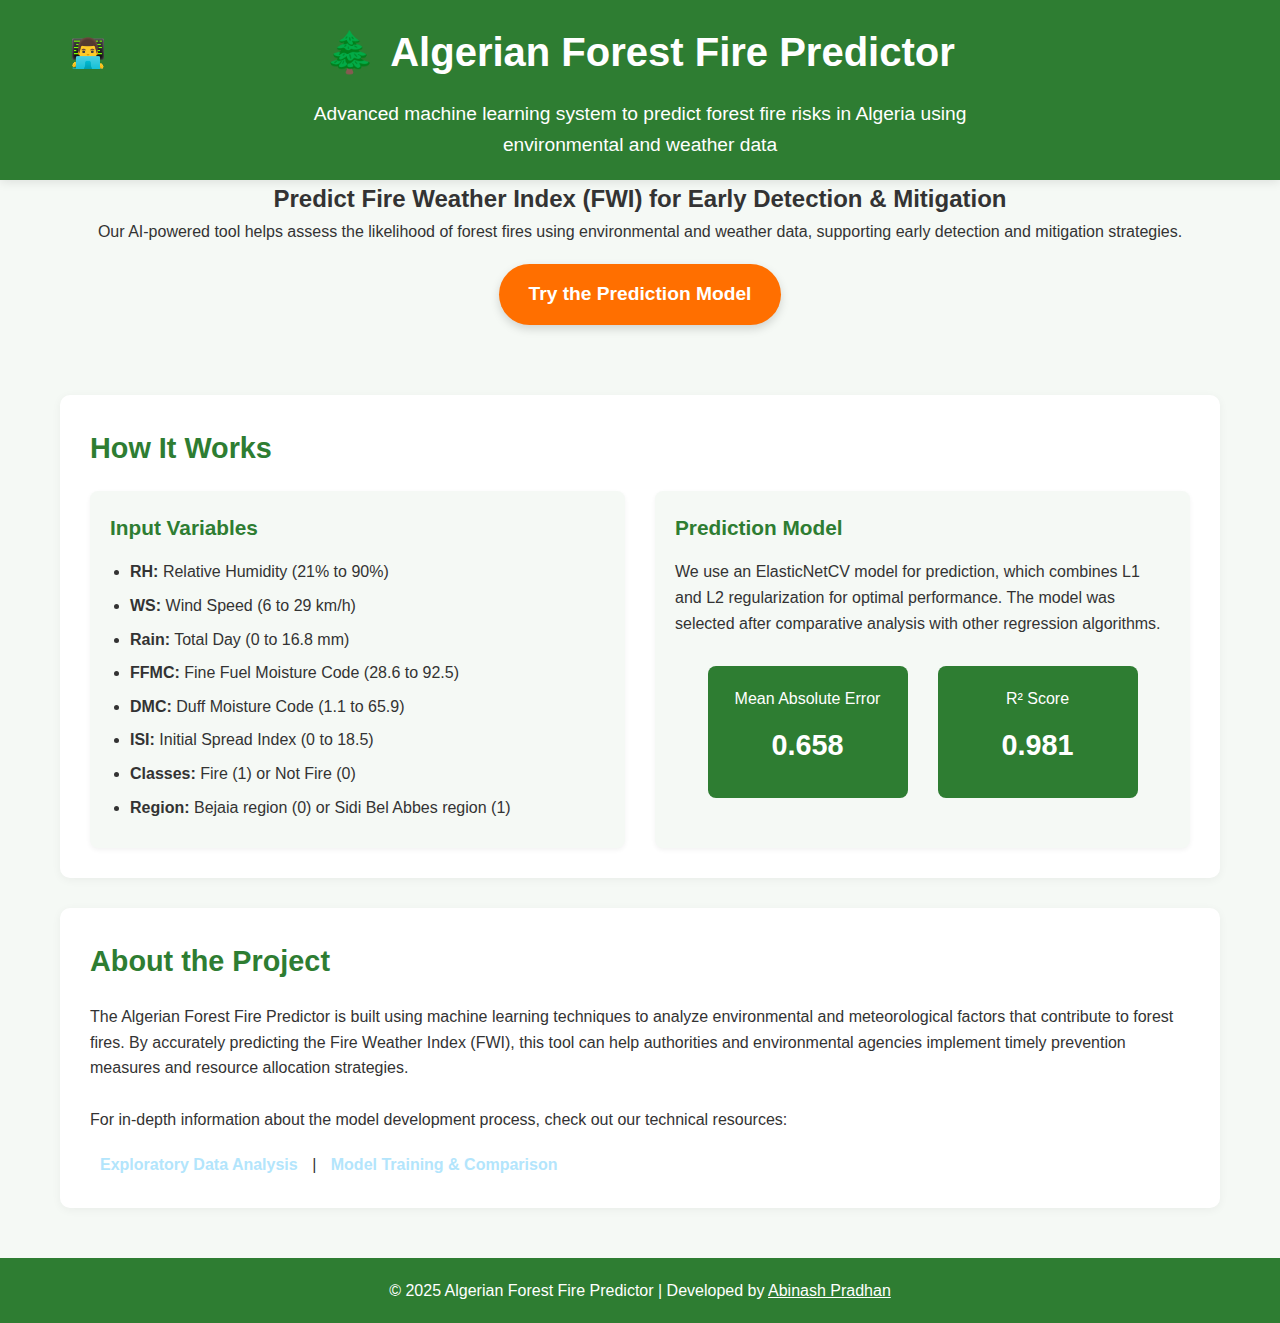
<file: templates/index.html>
<!DOCTYPE html>
<html lang="en">
<head>
    <meta charset="UTF-8">
    <meta name="viewport" content="width=device-width, initial-scale=1.0">
    <title>Algerian Forest Fire Predictor</title>
    <style>
        :root {
            --primary-color: #2e7d32;
            --secondary-color: #4caf50;
            --accent-color: #ff6f00;
            --light-bg: #f5f9f5;
            --dark-text: #333;
            --light-text: #fff;
        }
        
        * {
            margin: 0;
            padding: 0;
            box-sizing: border-box;
            font-family: 'Segoe UI', Tahoma, Geneva, Verdana, sans-serif;
        }
        
        body {
            background-color: var(--light-bg);
            color: var(--dark-text);
            line-height: 1.6;
        }
        
        .container {
            max-width: 1200px;
            margin: 0 auto;
            padding: 0 20px;
        }
        
        header {
            background-color: var(--primary-color);
            color: var(--light-text);
            padding: 20px 0;
            text-align: center;
            box-shadow: 0 2px 10px rgba(0,0,0,0.1);
        }
        
        .site-header {
            position: relative;
            width: 100%;
        }
        
        .dev-icon {
            position: absolute;
            top: 10px;
            left: 10px;
            font-size: 1.8rem;
            color: var(--light-text);
            text-decoration: none;
            transition: transform 0.3s ease;
            z-index: 10;
        }
        
        .dev-icon:hover {
            transform: scale(1.2);
        }
        
        .logo {
            display: flex;
            align-items: center;
            justify-content: center;
            gap: 15px;
            margin-bottom: 15px;
        }
        
        .logo h1 {
            font-size: 2.5rem;
            font-weight: 700;
        }
        
        .subtitle {
            font-size: 1.2rem;
            max-width: 800px;
            margin: 0 auto;
            padding: 0 20px;
        }
        
        main {
            padding: 50px 0;
        }
        
        .hero {
            text-align: center;
            margin-bottom: 50px;
        }
        
        .cta-button {
            display: inline-block;
            padding: 15px 30px;
            background-color: var(--accent-color);
            color: var(--light-text);
            text-decoration: none;
            font-size: 1.2rem;
            font-weight: 600;
            border-radius: 50px;
            margin: 20px 0;
            transition: all 0.3s ease;
            box-shadow: 0 4px 10px rgba(0,0,0,0.15);
        }
        
        .cta-button:hover {
            background-color: #e65100;
            transform: translateY(-3px);
            box-shadow: 0 6px 15px rgba(0,0,0,0.2);
        }
        
        .info-section {
            background-color: white;
            border-radius: 10px;
            padding: 30px;
            margin-bottom: 30px;
            box-shadow: 0 2px 10px rgba(0,0,0,0.05);
        }
        
        .info-section h2 {
            color: var(--primary-color);
            margin-bottom: 20px;
            font-size: 1.8rem;
        }
        
        .info-grid {
            display: grid;
            grid-template-columns: repeat(auto-fit, minmax(300px, 1fr));
            gap: 30px;
        }
        
        .info-card {
            background-color: var(--light-bg);
            border-radius: 8px;
            padding: 20px;
            box-shadow: 0 2px 5px rgba(0,0,0,0.05);
        }
        
        .info-card h3 {
            color: var(--primary-color);
            margin-bottom: 15px;
            font-size: 1.3rem;
        }
        
        .info-card ul {
            padding-left: 20px;
        }
        
        .info-card li {
            margin-bottom: 8px;
        }
        
        .model-metrics {
            display: flex;
            justify-content: center;
            gap: 30px;
            flex-wrap: wrap;
            margin: 30px 0;
        }
        
        .metric-card {
            background-color: var(--primary-color);
            color: var(--light-text);
            padding: 20px;
            border-radius: 8px;
            text-align: center;
            min-width: 200px;
        }
        
        .metric-value {
            font-size: 1.8rem;
            font-weight: 700;
            margin: 10px 0;
        }
        
        footer {
            background-color: var(--primary-color);
            color: var(--light-text);
            text-align: center;
            padding: 20px 0;
            margin-top: 50px;
        }
        
        .links a {
            color: #b3e5fc;
            margin: 0 10px;
            text-decoration: none;
            transition: color 0.3s ease;
            font-weight: bold;
        }
        
        .links a:hover {
            color: #e3f2fd;
            text-decoration: underline;
        }
        
        @media (max-width: 768px) {
            .logo h1 {
                font-size: 2rem;
            }
            
            .subtitle {
                font-size: 1rem;
            }
            
            .model-metrics {
                flex-direction: column;
                align-items: center;
            }
            
            .metric-card {
                width: 100%;
                max-width: 300px;
            }
        }
    </style>
</head>
<body>
    <header>
        <div class="container">
            <div class="site-header">
                <a href="https://abinashpradhan01.github.io" target="_blank" class="dev-icon" title="Developer's Website">👨‍💻</a>
                <div class="logo">
                    <span style="font-size: 2.5rem;">🌲</span>
                    <h1>Algerian Forest Fire Predictor</h1>
                </div>
            </div>
            <p class="subtitle">
                Advanced machine learning system to predict forest fire risks in Algeria using environmental and weather data
            </p>
        </div>
    </header>
    
    <main class="container">
        <section class="hero">
            <h2>Predict Fire Weather Index (FWI) for Early Detection & Mitigation</h2>
            <p>Our AI-powered tool helps assess the likelihood of forest fires using environmental and weather data, supporting early detection and mitigation strategies.</p>
            <a href="https://algerian-forest-fire-predictor.onrender.com/predict" class="cta-button">Try the Prediction Model</a>
        </section>
        
        <section class="info-section">
            <h2>How It Works</h2>
            <div class="info-grid">
                <div class="info-card">
                    <h3>Input Variables</h3>
                    <ul>
                        <li><strong>RH:</strong> Relative Humidity (21% to 90%)</li>
                        <li><strong>WS:</strong> Wind Speed (6 to 29 km/h)</li>
                        <li><strong>Rain:</strong> Total Day (0 to 16.8 mm)</li>
                        <li><strong>FFMC:</strong> Fine Fuel Moisture Code (28.6 to 92.5)</li>
                        <li><strong>DMC:</strong> Duff Moisture Code (1.1 to 65.9)</li>
                        <li><strong>ISI:</strong> Initial Spread Index (0 to 18.5)</li>
                        <li><strong>Classes:</strong> Fire (1) or Not Fire (0)</li>
                        <li><strong>Region:</strong> Bejaia region (0) or Sidi Bel Abbes region (1)</li>
                    </ul>
                </div>
                <div class="info-card">
                    <h3>Prediction Model</h3>
                    <p>We use an ElasticNetCV model for prediction, which combines L1 and L2 regularization for optimal performance. The model was selected after comparative analysis with other regression algorithms.</p>
                    <div class="model-metrics">
                        <div class="metric-card">
                            <p>Mean Absolute Error</p>
                            <div class="metric-value">0.658</div>
                        </div>
                        <div class="metric-card">
                            <p>R² Score</p>
                            <div class="metric-value">0.981</div>
                        </div>
                    </div>
                </div>
            </div>
        </section>
        
        <section class="info-section">
            <h2>About the Project</h2>
            <p>The Algerian Forest Fire Predictor is built using machine learning techniques to analyze environmental and meteorological factors that contribute to forest fires. By accurately predicting the Fire Weather Index (FWI), this tool can help authorities and environmental agencies implement timely prevention measures and resource allocation strategies.</p>
            <br>
            <p>For in-depth information about the model development process, check out our technical resources:</p>
            <div class="links" style="margin-top: 20px;">
                <a href="https://github.com/abinashpradhan01/algerian_forest_fire_predictor/blob/c8e204e19e92fed67dc3a5d8caec8ffe6e1eccb0/notebooks/Algerian_Forest_Fire_EDA.ipynb" target="_blank">Exploratory Data Analysis</a> |
                <a href="https://github.com/abinashpradhan01/algerian_forest_fire_predictor/blob/c8e204e19e92fed67dc3a5d8caec8ffe6e1eccb0/notebooks/05_Algerian_forest_fire_Model_training.ipynb" target="_blank">Model Training & Comparison</a>
            </div>
        </section>
    </main>
    
    <footer>
        <div class="container">
            <p>© 2025 Algerian Forest Fire Predictor | Developed by <a href="https://abinashpradhan01.github.io" target="_blank" style="color: white; text-decoration: underline;">Abinash Pradhan</a></p>
        </div>
    </footer>
</body>
</html>
</file>
